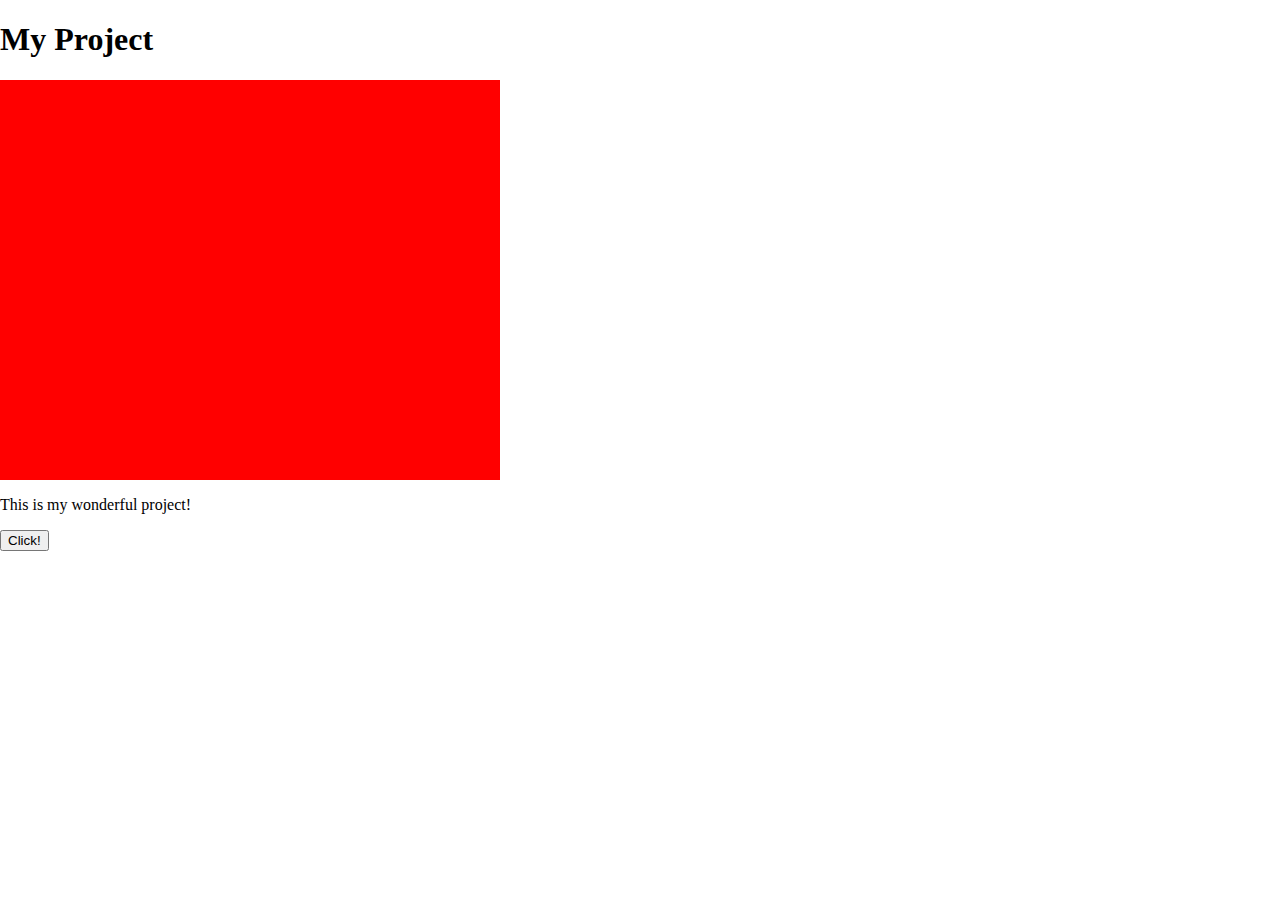
<file: _blank-template/index.html>
<!DOCTYPE html>
<html lang="en">

<head>
  <meta charset="utf-8" />
  <meta name="viewport" content="width=device-width, initial-scale=1.0">

  <title>CCLab Project</title>

  <link rel="stylesheet" type="text/css" href="style.css">

  <script src="libraries/p5.min.js"></script>
  <!-- Uncomment the line below if you use audio. -->
  <!-- <script src="libraries/p5.sound.min.js"></script> -->
</head>

<body>

  <h1>My Project</h1>

  <!-- the following div will contain the p5 canvas. -->
  <div id="canvasContainer"></div>

  <p>This is my wonderful project!</p>
  <button onclick="buttonClicked()">Click!</button>

  <!-- the script tag below should always be at the bottom, right before the closing body tag -->
  <script src="sketch.js"></script>
</body>

</html>
</file>
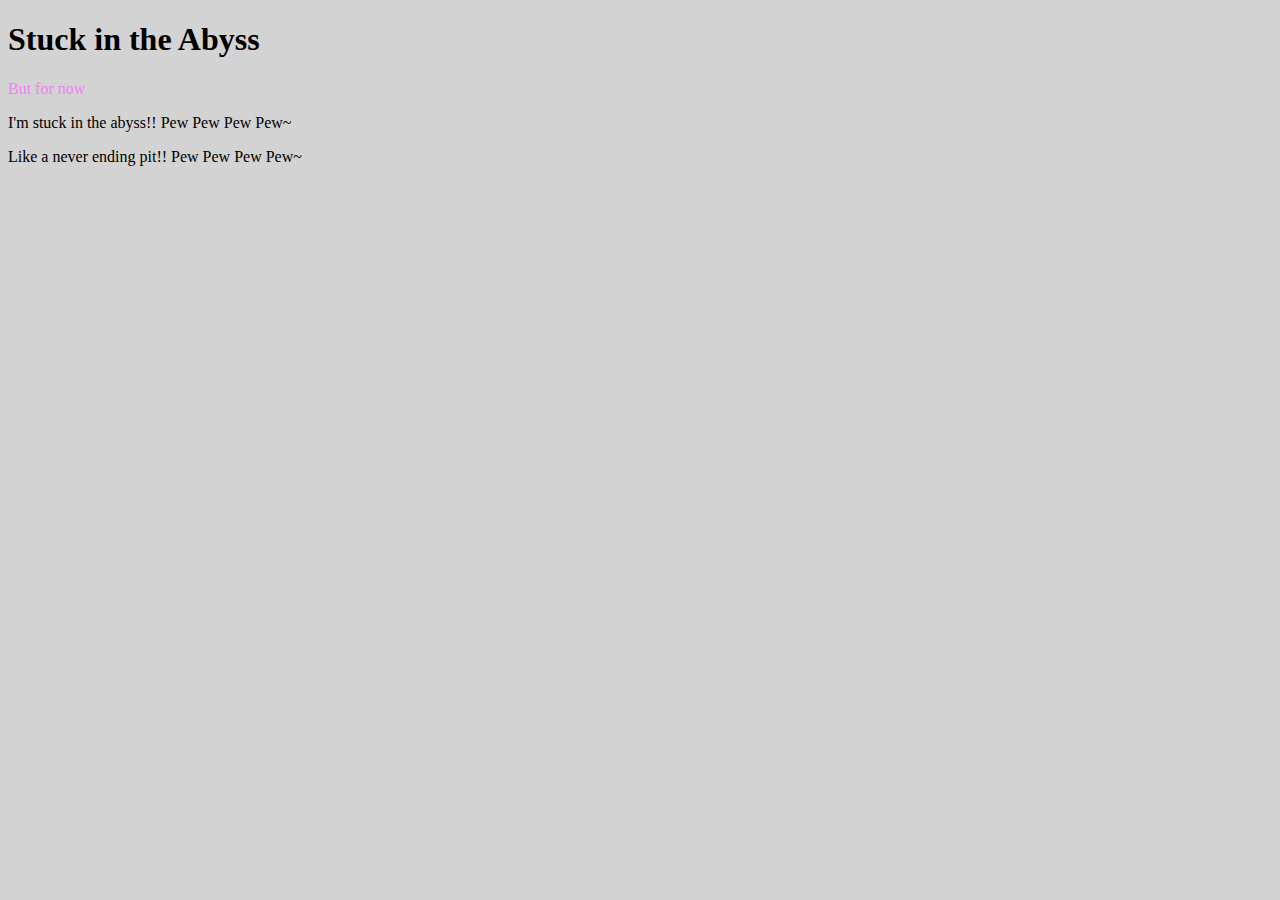
<file: Coco-2/index.html>
<!DOCTYPE html>
<html lang="en">

<head>
    <meta charset="UTF-8">
    <meta http-equiv="X-UA-Compatible" content="IE=edge">
    <meta name="viewport" content="width=device-width, initial-scale=1.0">
    <title>Document</title>

    <link rel="stylesheet" href="style.css">
</head>


<body>
    <h1>Stuck in the Abyss</h1>
    <p class="deco1">But for now</p>
    <p>I'm stuck in the abyss!! Pew Pew Pew Pew~</p>
    <p>Like a never ending pit!! Pew Pew Pew Pew~</p>
</body>

</html>
</file>
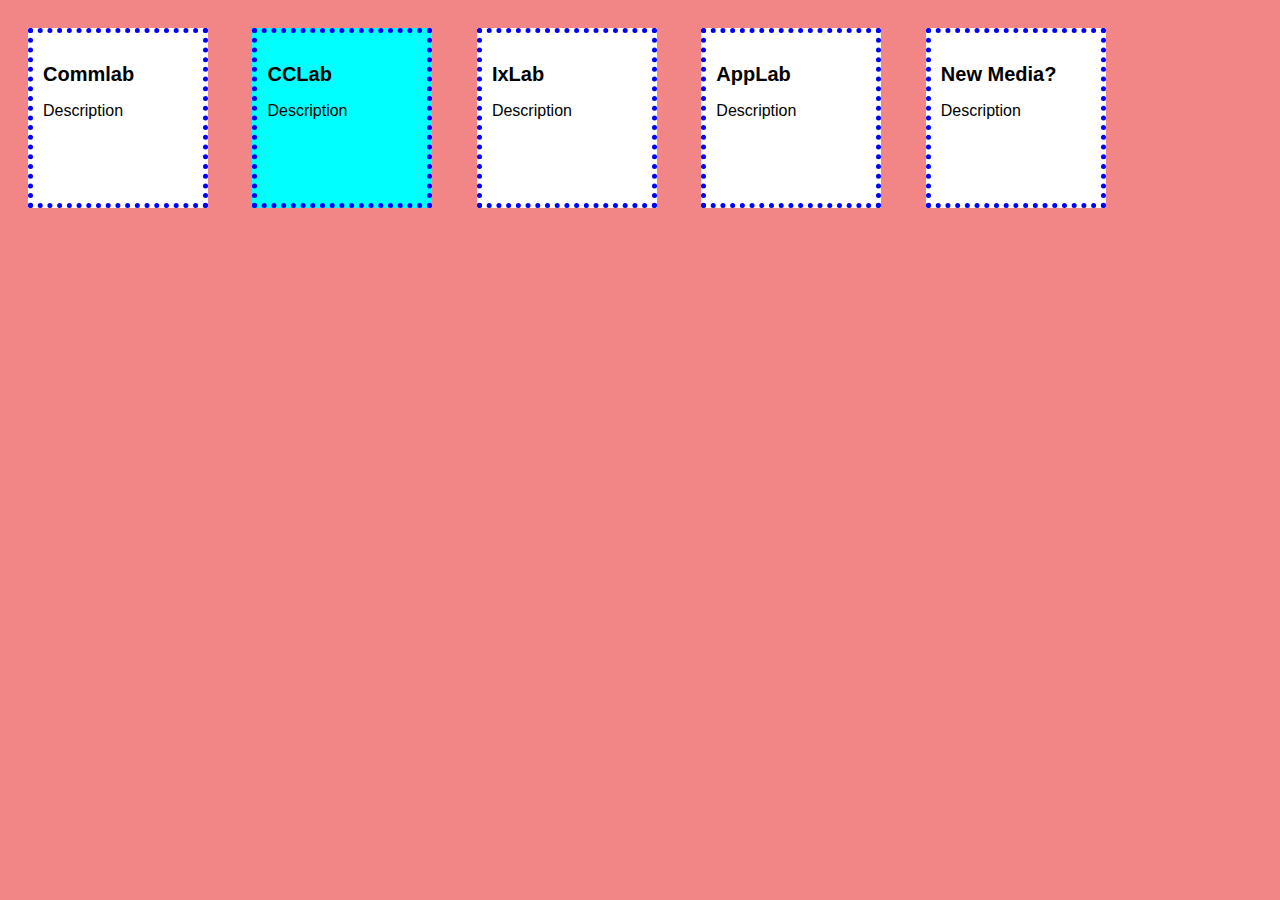
<file: Coco-3/index.html>
<!DOCTYPE html>
<html lang="en">

<head>
    <meta charset="UTF-8">
    <meta http-equiv="X-UA-Compatible" content="IE=edge">
    <meta name="viewport" content="width=device-width, initial-scale=1.0">
    <title>CCLab CSS Box Model</title>
    <link rel="stylesheet" href="css/style.css">
</head>

<body>
    <div class="box">
        <h3 class ="text-title">Commlab</h3>
        <p claass="text-dc">Description</p>
    </div>
    <div class="box"  id="special-box">
        <h3 class ="text-title">CCLab</h3>
        <p claass="text-dc">Description</p>
    </div>
    <div class="box">
        <h3 class ="text-title">IxLab</h3>
        <p claass="text-dc">Description</p>
    </div>
    <div class="box">
        <h3 class ="text-title">AppLab</h3>
        <p claass="text-dc">Description</p>
    </div>
    <div class="box">
        <h3 class ="text-title">New Media?</h3>
        <p claass="text-dc">Description</p>
    </div>
</body>

</html>
</file>
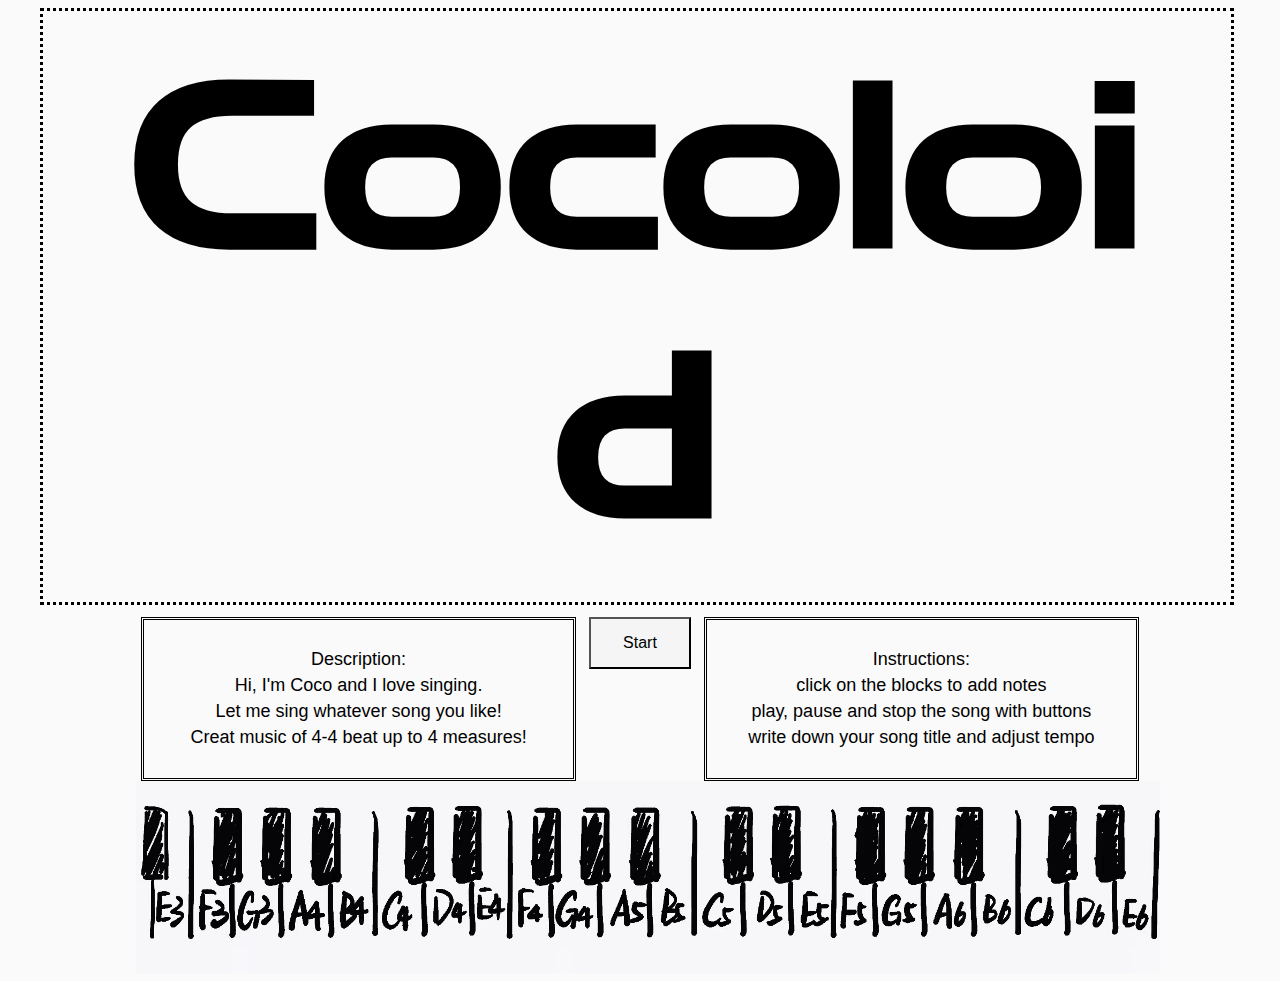
<file: Coco-Project-B/index.html>
<!DOCTYPE html>
<html lang="en">

<head>
  <meta charset="utf-8" />
  <meta name="viewport" content="width=device-width, initial-scale=1.0">

  <title>CCLab Project</title>
  <link rel="preconnect" href="https://fonts.googleapis.com">
  <link rel="preconnect" href="https://fonts.gstatic.com" crossorigin>
  <link href="https://fonts.googleapis.com/css2?family=Zen+Dots&display=swap" rel="stylesheet">

  <link rel="stylesheet" type="text/css" href="style.css">

  <script src="libraries/p5.min.js"></script>
  <script src="libraries/p5.sound.min.js"></script>
</head>

<body>
  <div class="box1">
    <h1 class="title">Cocoloid</h1>
  </div>

  <div class="box4">

    <div class="box2">
      <p class="text">Description:</p>
      <p class="text">Hi, I'm Coco and I love singing.</p>
      <p class="text">Let me sing whatever song you like!</p>
      <p class="text">Creat music of 4-4 beat up to 4 measures!</p>
    </div>

    <div class="box5">
      <a href="page-1.html">
        <button class="button">Start</button>
      </a>
    </div>

    <div class="box3">
      <p class="text">Instructions:</p>
      <p class="text">click on the blocks to add notes</p>
      <p class="text">play, pause and stop the song with buttons</p>
      <p class="text">write down your song title and adjust tempo</p>
    </div>

  </div>



  <div class="image" id="canvasContainer2"></div>
  <script src="sketch2.js"></script>
  </div>


</body>

</html>
</file>
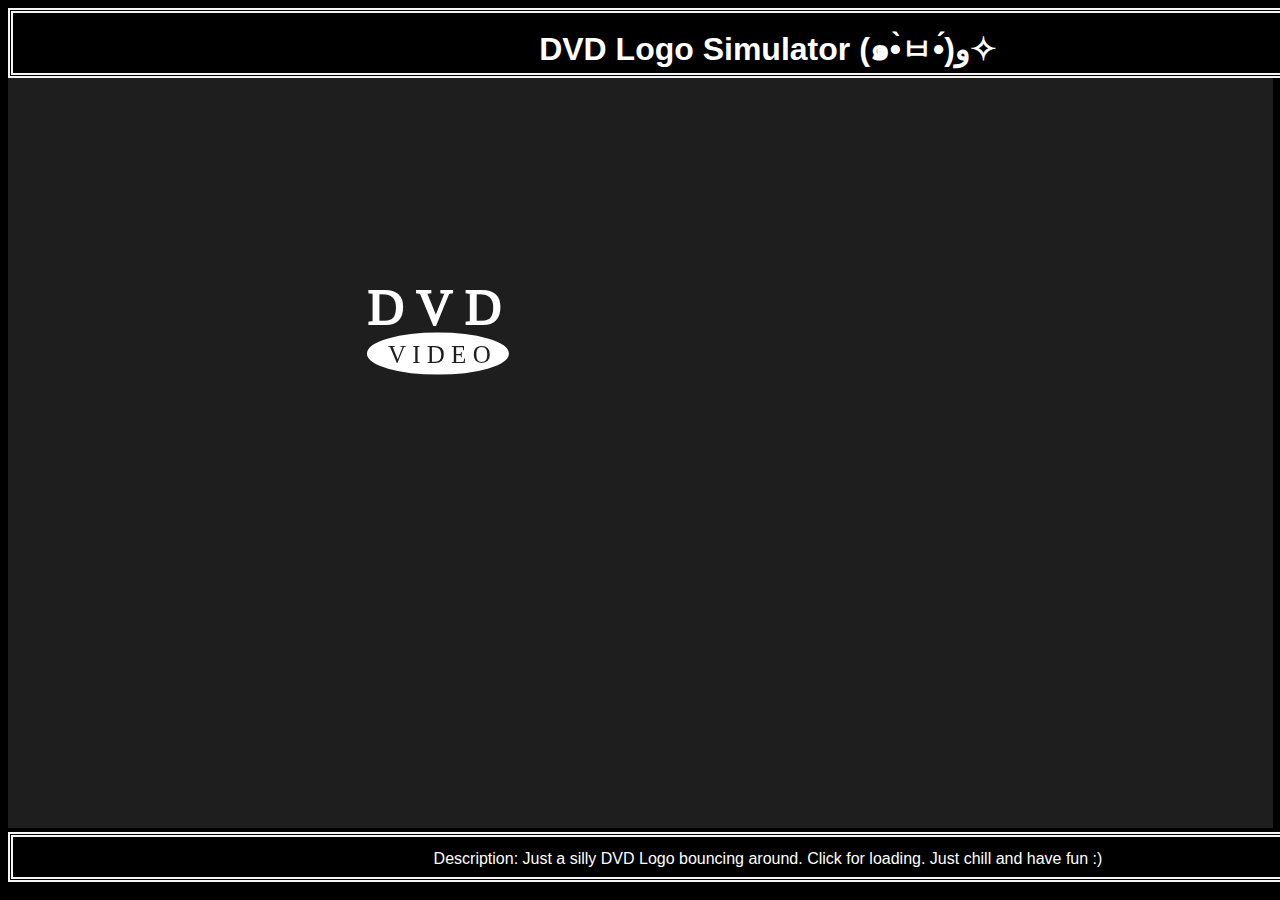
<file: Mini-Project-8/index.html>
<!DOCTYPE html>
<html lang="en">

<head>
  <meta charset="utf-8" />
  <meta name="viewport" content="width=device-width, initial-scale=1.0">

  <title>Coco Mini Project 8</title>

  <link rel="stylesheet" type="text/css" href="style.css">

  <script src="libraries/p5.min.js"></script>
  <!-- Uncomment the line below if you use audio. -->
  <!-- <script src="libraries/p5.sound.min.js"></script> -->
</head>

<body>
  <div class="box1">
    <h1 class = "title">DVD Logo Simulator (๑•̀ㅂ•́)و✧</h1>
  </div>

  <!-- the following div will contain the p5 canvas. -->
  <div id="canvasContainer"></div>

  <div class="box2">
    <p class="text">Description: Just a silly DVD Logo bouncing around. Click for loading. Just chill and have fun :)</p>
  </div>

  <!-- the script tag below should always be at the bottom, right before the closing body tag -->
  <script src="sketch.js"></script>
</body>

</html>
</file>
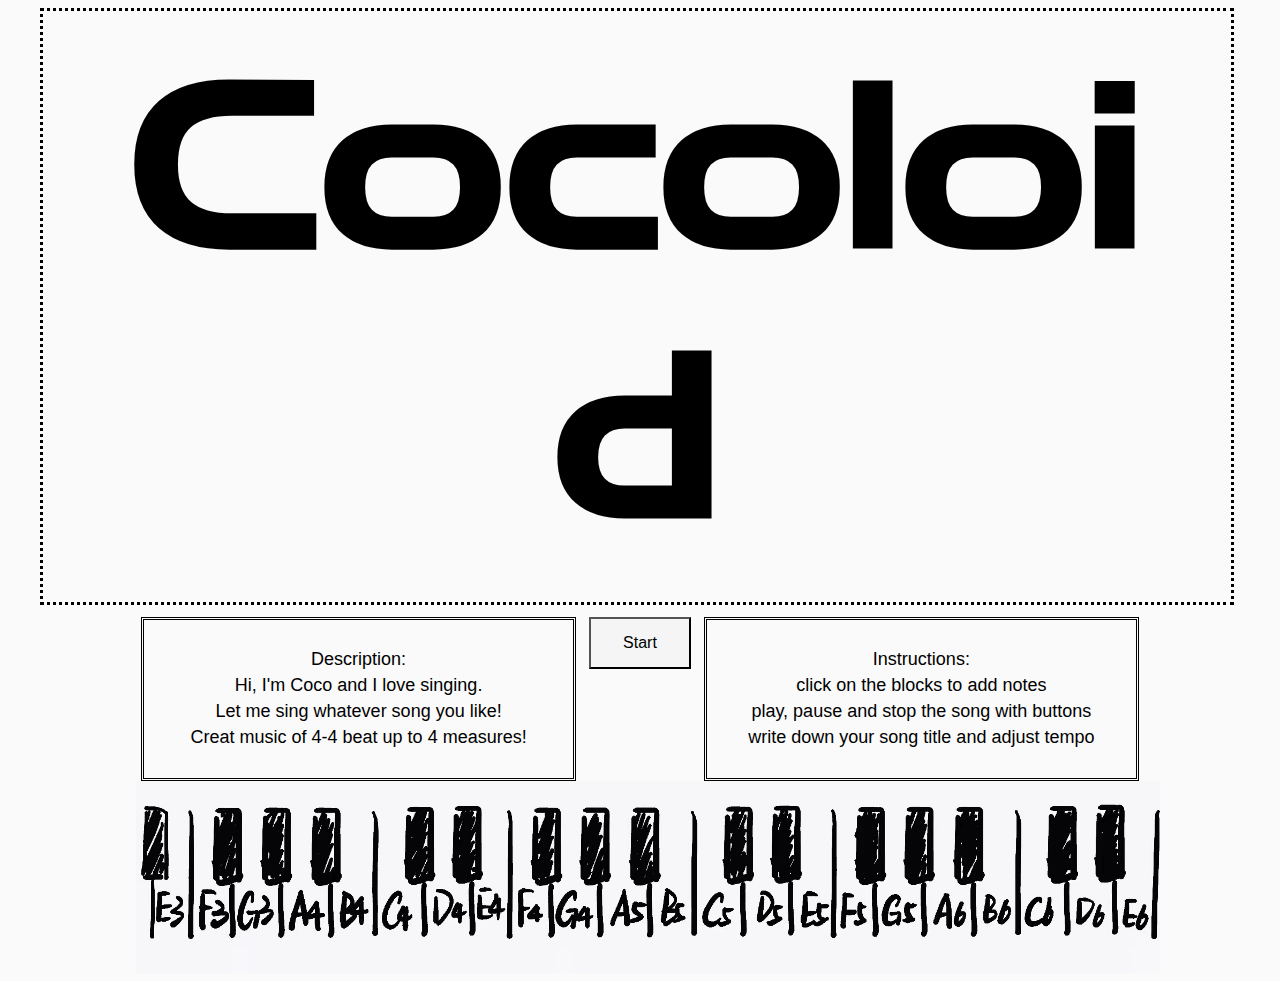
<file: Project-B/index.html>
<!DOCTYPE html>
<html lang="en">

<head>
  <meta charset="utf-8" />
  <meta name="viewport" content="width=device-width, initial-scale=1.0">

  <title>CCLab Project</title>
  <link rel="preconnect" href="https://fonts.googleapis.com">
  <link rel="preconnect" href="https://fonts.gstatic.com" crossorigin>
  <link href="https://fonts.googleapis.com/css2?family=Zen+Dots&display=swap" rel="stylesheet">

  <link rel="stylesheet" type="text/css" href="style.css">

  <script src="libraries/p5.min.js"></script>
  <script src="libraries/p5.sound.min.js"></script>
</head>

<body>
  <div class="box1">
    <h1 class="title">Cocoloid</h1>
  </div>

  <div class="box4">

    <div class="box2">
      <p class="text">Description:</p>
      <p class="text">Hi, I'm Coco and I love singing.</p>
      <p class="text">Let me sing whatever song you like!</p>
      <p class="text">Creat music of 4-4 beat up to 4 measures!</p>
    </div>

    <div class="box5">
      <a href="../Project-B/page-1.html">
        <button class="button">Start</button>
      </a>
    </div>

    <div class="box3">
      <p class="text">Instructions:</p>
      <p class="text">click on the blocks to add notes</p>
      <p class="text">play, pause and stop the song with buttons</p>
      <p class="text">write down your song title and adjust tempo</p>
    </div>

  </div>



  <div class="image" id="canvasContainer2"></div>
  <script src="sketch2.js"></script>
  </div>


</body>

</html>
</file>
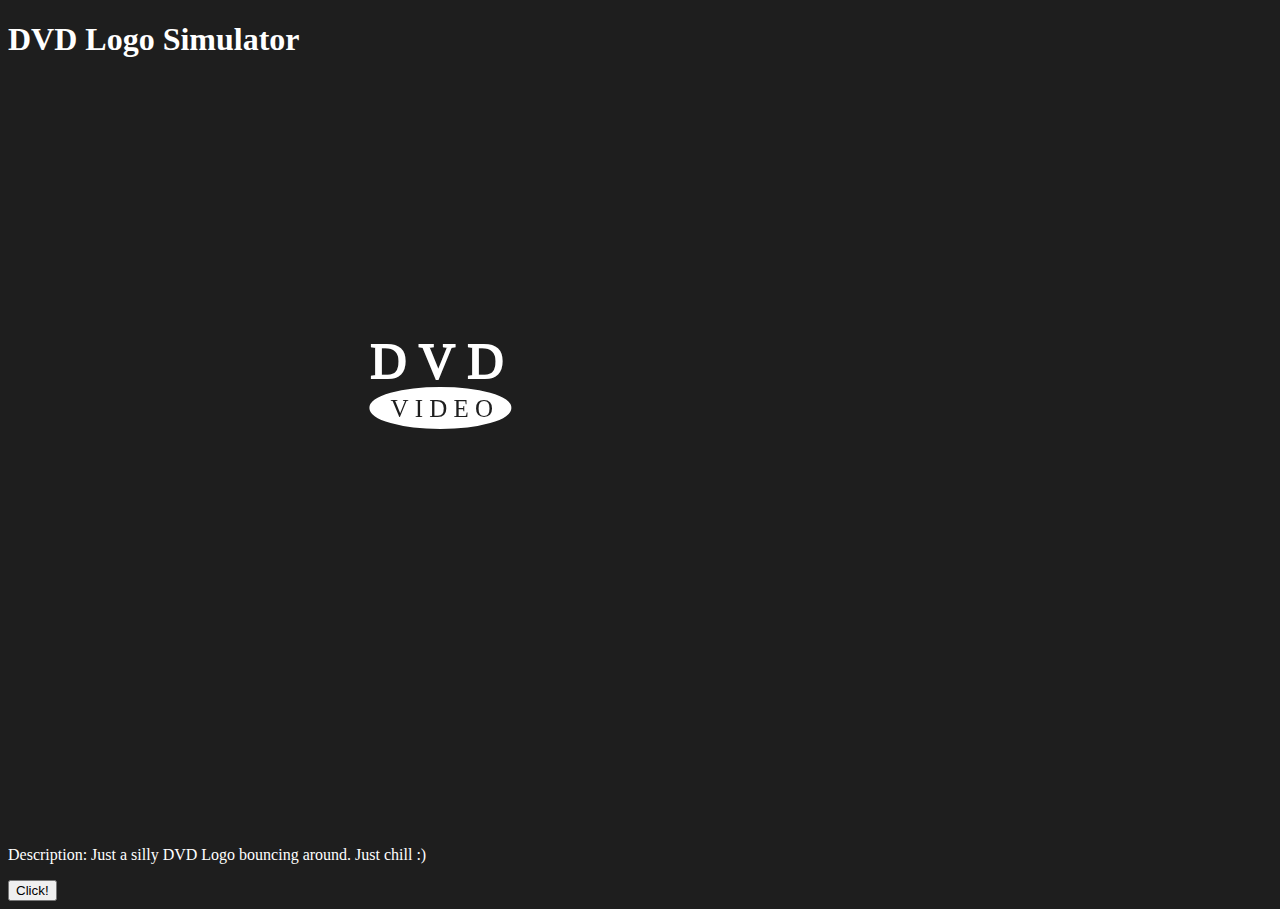
<file: Mini Project 8/_blank-template/index.html>
<!DOCTYPE html>
<html lang="en">

<head>
  <meta charset="utf-8" />
  <meta name="viewport" content="width=device-width, initial-scale=1.0">

  <title>CCLab Project</title>

  <link rel="stylesheet" type="text/css" href="style.css">

  <script src="libraries/p5.min.js"></script>
  <!-- Uncomment the line below if you use audio. -->
  <!-- <script src="libraries/p5.sound.min.js"></script> -->
</head>

<body>

  <h1 class = "title">DVD Logo Simulator</h1>

  <!-- the following div will contain the p5 canvas. -->
  <div id="canvasContainer"></div>

  <p class="text">Description: Just a silly DVD Logo bouncing around. Just chill :)</p>
  <button onclick="buttonClicked()">Click!</button>

  <!-- the script tag below should always be at the bottom, right before the closing body tag -->
  <script src="sketch.js"></script>
</body>

</html>
</file>
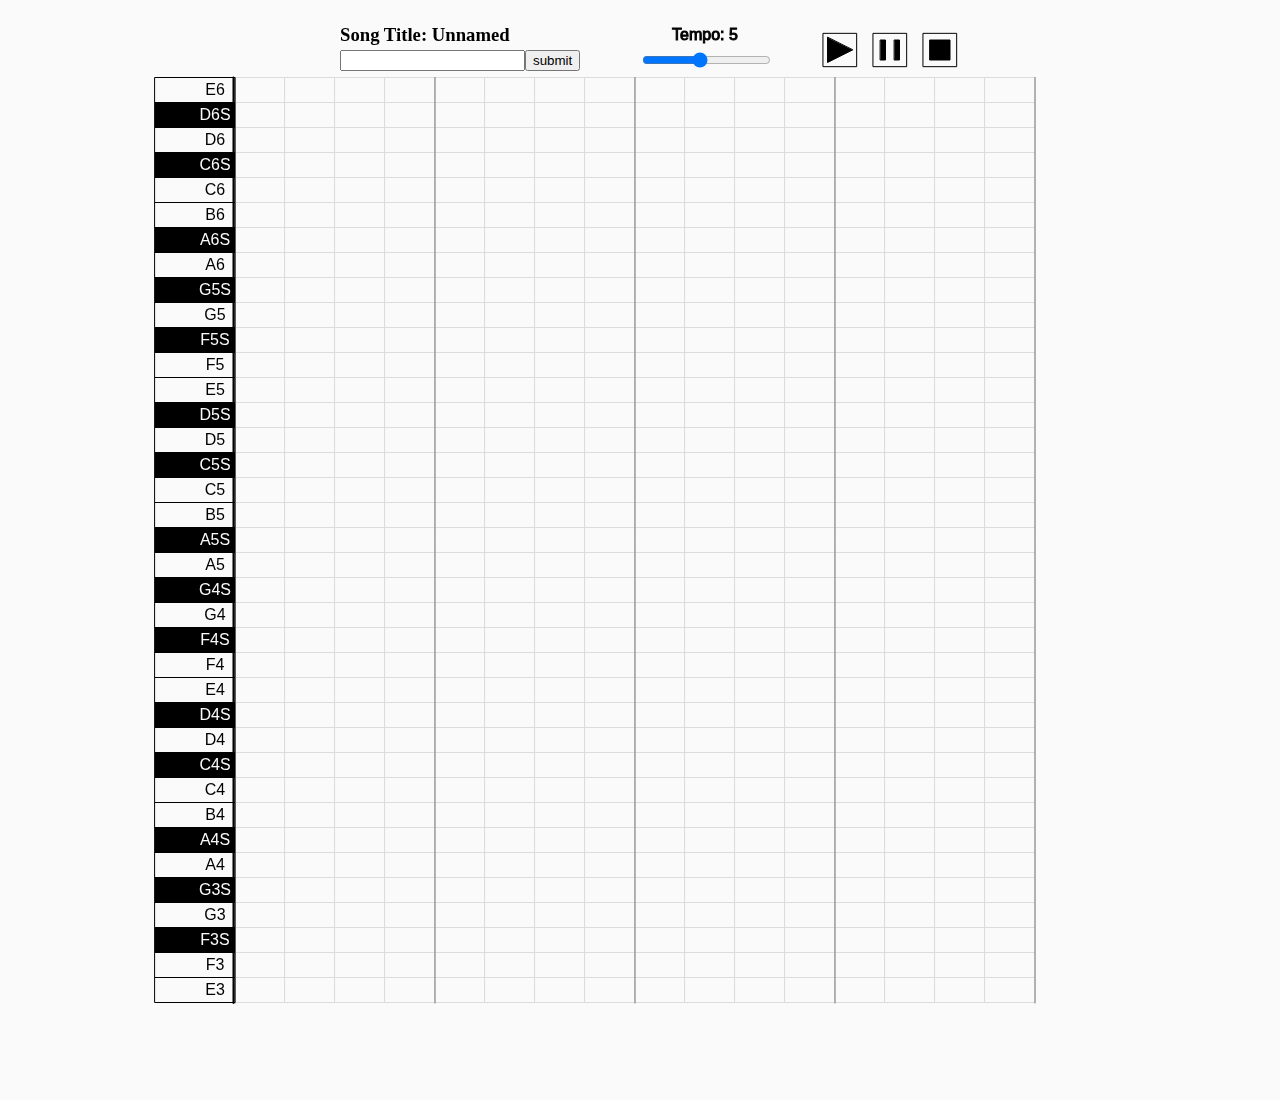
<file: Coco-Project-B/page-1.html>
<!DOCTYPE html>
<html lang="en">

<head>
  <meta charset="utf-8" />
  <meta name="viewport" content="width=device-width, initial-scale=1.0">

  <title>COCOLOID</title>

  <link rel="stylesheet" type="text/css" href="style.css">

  <script src="libraries/p5.min.js"></script>
  <script src="libraries/p5.sound.min.js"></script>
</head>

<body>
  <div class="project" id="canvasContainer">
  </div>
  <script src="sketch.js"></script>
</body>

</html>
</file>
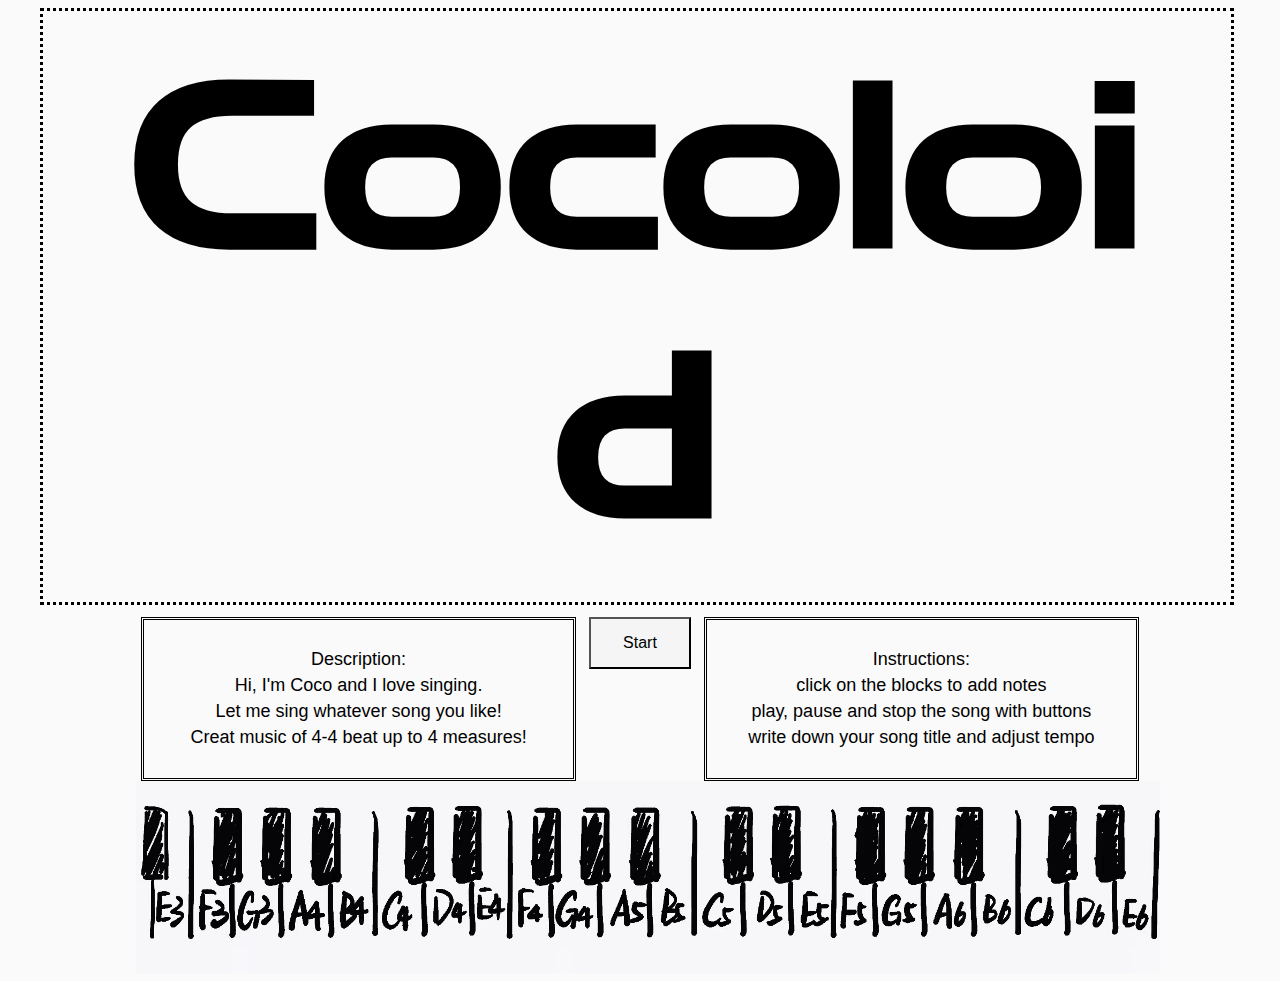
<file: Project-B/index-1.html>
<!DOCTYPE html>
<html lang="en">

<head>
  <meta charset="utf-8" />
  <meta name="viewport" content="width=device-width, initial-scale=1.0">

  <title>CCLab Project</title>
  <link rel="preconnect" href="https://fonts.googleapis.com"><link rel="preconnect" href="https://fonts.gstatic.com" crossorigin><link href="https://fonts.googleapis.com/css2?family=Zen+Dots&display=swap" rel="stylesheet">

  <link rel="stylesheet" type="text/css" href="style.css">

  <script src="libraries/p5.min.js"></script>
  <script src="libraries/p5.sound.min.js"></script>
</head>

<body>
  <div class="box1">
    <h1 class="title">Cocoloid</h1>
  </div>

  <div class="box4">

    <div class="box2">
      <p class="text">Description:</p>
      <p class="text">Hi, I'm Coco and I love singing.</p>
      <p class="text">Let me sing whatever song you like!</p>
      <p class="text">Creat music of 4-4 beat up to 4 measures!</p>
    </div>

    <div class="box5">
      <a href="http://127.0.0.1:5500/Project-B/index-2.html">
        <button class="button">Start</button></a>
    </div>

    <div class="box3">
      <p class="text">Instructions:</p>
      <p class="text">click on the blocks to add notes</p>
      <p class="text">play, pause and stop the song with buttons</p>
      <p class="text">write down your song title and adjust tempo</p>
    </div>

  </div>

  

  <div class="image" id="canvasContainer2"></div>
  <script src="sketch2.js"></script>
  </div>


</body>

</html>
</file>
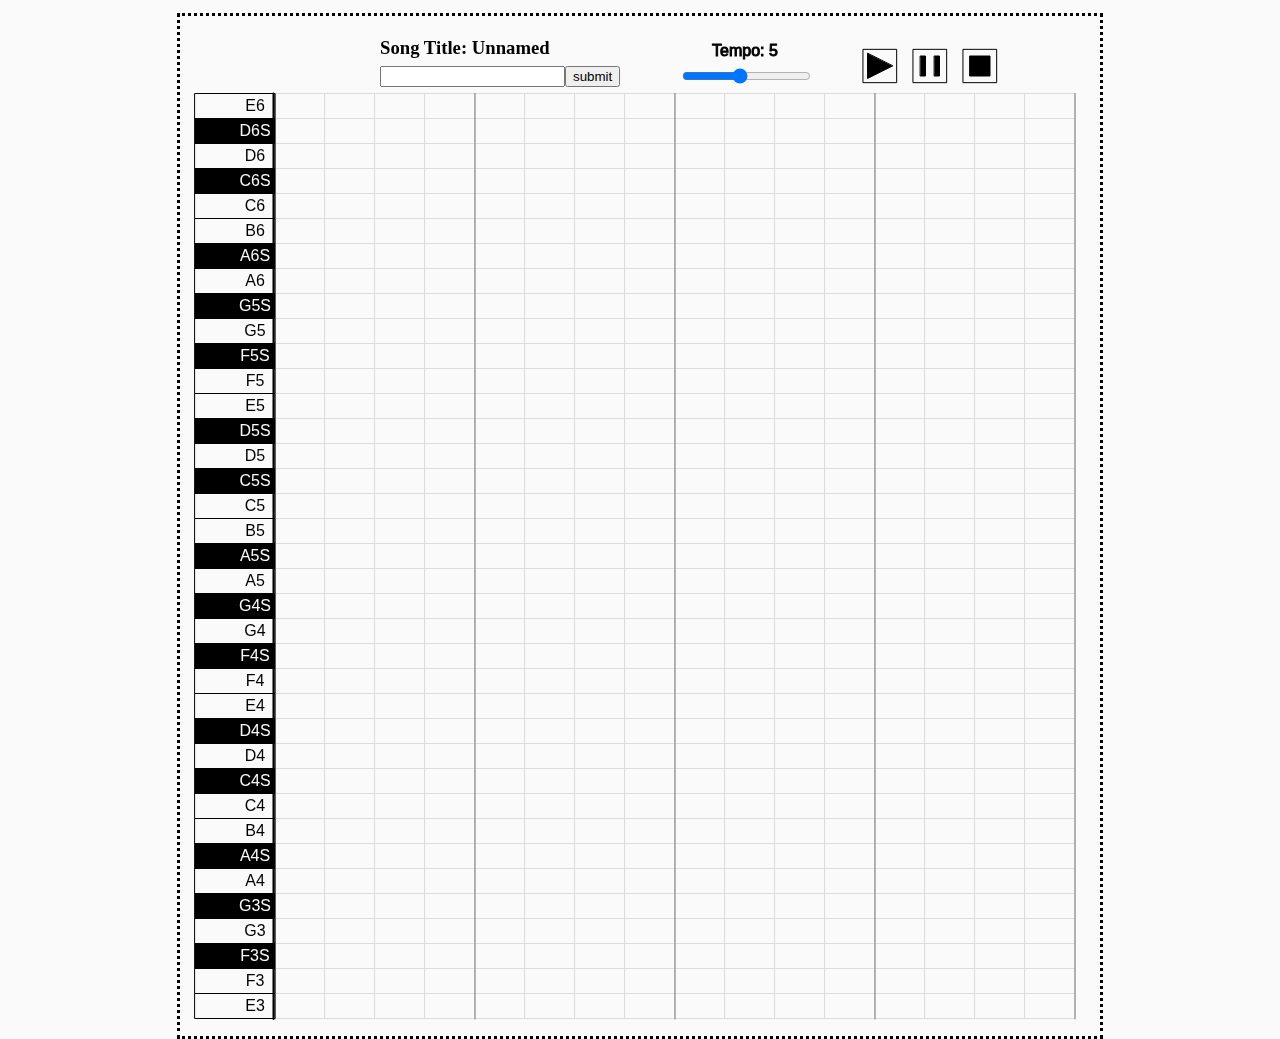
<file: Project-B/index-2.html>
<!DOCTYPE html>
<html lang="en">

<head>
  <meta charset="utf-8" />
  <meta name="viewport" content="width=device-width, initial-scale=1.0">

  <title>COCOLOID</title>

  <link rel="stylesheet" type="text/css" href="style.css">

  <script src="libraries/p5.min.js"></script>
  <script src="libraries/p5.sound.min.js"></script>
</head>

<body>
  <div class ="project" id="canvasContainer"></div>

  <script src="sketch.js"></script>
</body>

</html>
</file>
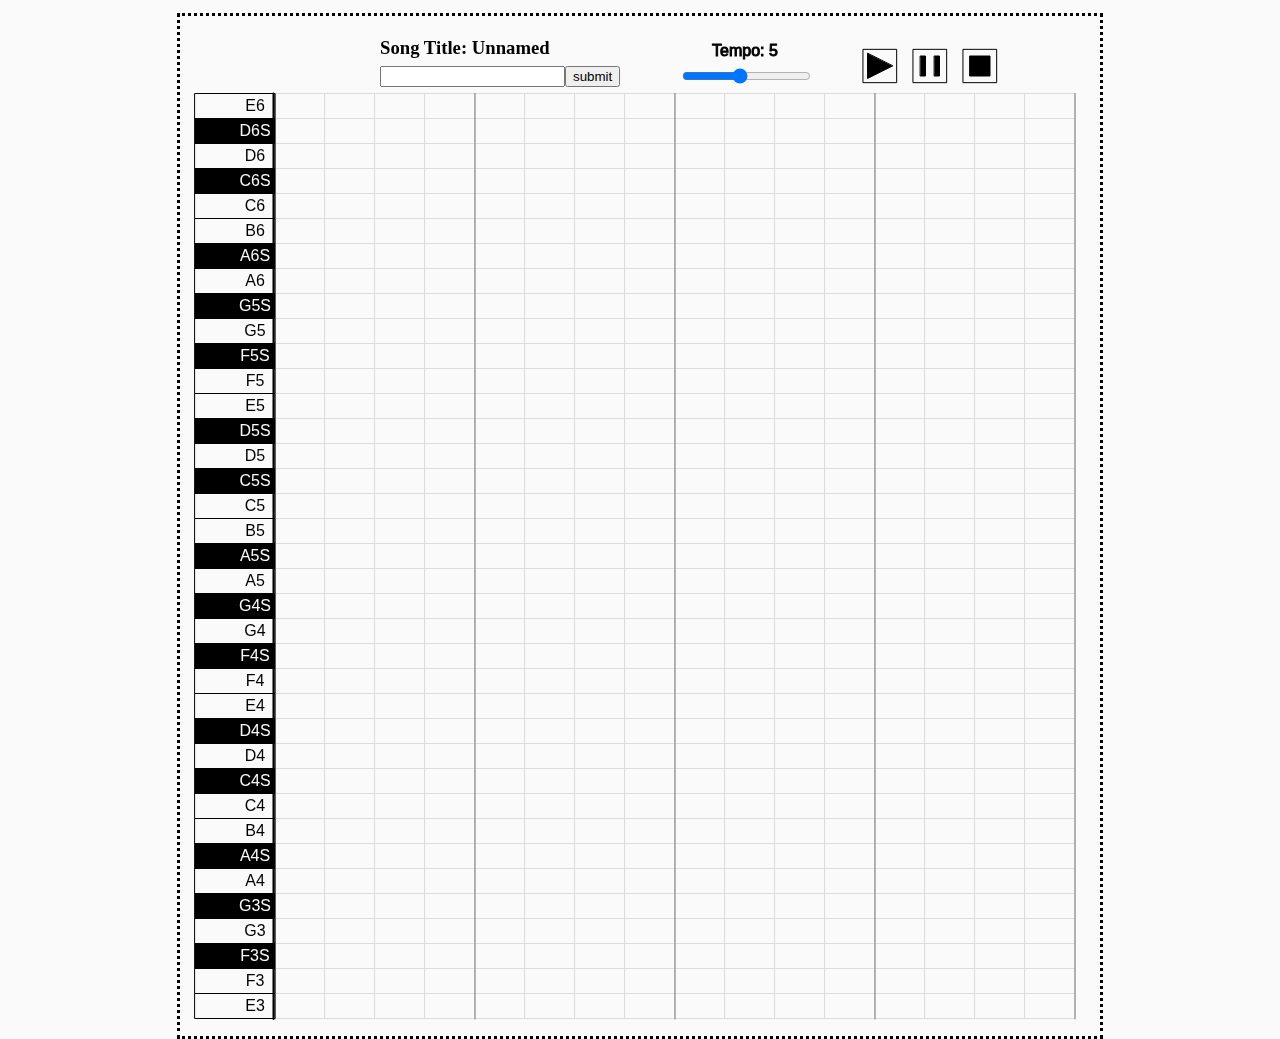
<file: Project-B/page-1.html>
<!DOCTYPE html>
<html lang="en">

<head>
  <meta charset="utf-8" />
  <meta name="viewport" content="width=device-width, initial-scale=1.0">

  <title>COCOLOID</title>

  <link rel="stylesheet" type="text/css" href="style.css">

  <script src="libraries/p5.min.js"></script>
  <script src="libraries/p5.sound.min.js"></script>
</head>

<body>
  <div class ="project" id="canvasContainer">

    <script src="sketch.js"></script>

  </div>
</body>

</html>
</file>
<file: _blank-template/style.css>
html, body {
  margin: 0;
  padding: 0;
}

canvas {
  display: block;
}
</file>
<file: Coco-2/style.css>
body {
    background: lightgray;
}

p {
    color: "FF0000"

}

.deco1 {
    color: violet
}
</file>
<file: Coco-3/css/style.css>
body {
    background-color: rgb(242, 133, 133);
    font-family: Verdana, sans-serif;
}

.title {
    color: rgb(58, 61, 230);
    background-color: whitesmoke;
}

.text-title {
    font-size: 20px;
    margin-bottom: 10px;
}

.text-dc {
    font-size: 10px;
}

.box {
    background-color: rgb(255, 255, 255);
    width: 150px;
    height: 150px;
    margin: 20px;
    padding: 10px;
    border-width: 5px;
    border-color: blue;
    border-style: dotted;
    display: inline-block;
}

#special-box {
    background-color: aqua;
    /*position: fixed;
    right: 10px;
    right: 15px;*/
}
</file>
<file: Coco-Project-B/style.css>
html,
body {
  margin: 10;
  padding: 0;
  background-color: rgb(250, 250, 250)
}

.title {
  color: black;
  font-family: "Zen Dots";
  margin-top: 0.01%;
  margin-bottom: 0.01%;
  font-size: 25vmin;
}

.text {
  color: black;
  font-family: Verdana, sans-serif;
  margin-top: 3px;
  margin-bottom: 5px;
  font-size: 2vmin;
}

.box1 {
  width: 90%;
  height: 10%;
  padding: 2%;
  border-width: 2%;
  border-color: black;
  border-style: dotted;
  display: inline-block;
  overflow-wrap: break-word;
  text-align: center;
  margin-left: 2.5%;
}

.box2 {
  width: 30%;
  height: 10%;
  padding: 2%;
  border-width: 2%;
  border-color: black;
  border-style: double;
  display: inline-block;
  text-align: center;
  margin-right: 1%;
}

.box3 {
  width: 30%;
  height: 10%;
  padding: 2%;
  border-width: 2%;
  border-color: black;
  border-style: double;
  display: inline-block;
  text-align: center;
  margin-left: 1%;
}

.box4 {
  display: flex;
  flex-direction: row;
  flex-wrap: wrap;
  align-content: flex-start;
  align-items: flex-start;
  align-content: space-between;
  justify-content: center;
  margin-top: 1%;
  margin-bottom: 0%;
}

.box5 {
  display: flex;
  flex-direction: row;
  flex-wrap: wrap;
  align-content: flex-start;
  align-items: flex-start;
  align-content: space-between;
  justify-content: center;
  margin-bottom: 0%;
}

.button {
  background-color: whitesmoke;
  border: 5%;
  color: black;
  padding: 15px 32px;
  text-align: center;
  font-family: Verdana, sans-serif;
  display: inline-block;
  font-size: 16px;
}

.image {
  margin-top: 0%;
}

#canvasContainer {
  position: absolute;
  margin-top: 0%;
  
  left: 50%;
  top: 0%;
  transform: translate(-50%, 0);
  /* display: flex; */
  /* justify-content: center; */
}


canvas {
  display: block;
}

input {
  position: relative;
}

button {
  position: relative;
}
</file>
<file: Mini-Project-8/style.css>
html, body {
  margin: 10;
  padding: 0;
  background-color: rgb(0, 0, 0);
}

.text {
  color: white;
  font-family: Verdana, sans-serif;
  margin-top: 3px;
  margin-bottom: 5px;
}

.title {
  color:white;
  font-family: Verdana, sans-serif;
  margin-top: 0px;
  margin: bottom 2px;
}

.box1 {
  width: 1490px;
  height: 40px;
  padding: 10px;
  border-width: 5px;
  border-color: whitesmoke;
  border-style: double;
  display: inline-block;
  text-align: center;
  margin-left: 0px;
  margin-bottom: 0;
}

.box2 {
  width: 1490px;
  height: 20px;
  padding: 10px;
  border-width: 5px;
  border-color: whitesmoke;
  border-style:double;
  display:inline-block;
  text-align: center;
  margin-left: 0px;
  margin-bottom: 0;
}
</file>
<file: Project-B/style.css>
html,
body {
  margin: 10;
  padding: 0;
  background-color: rgb(250, 250, 250)
}

.title {
  color: black;
  font-family: "Zen Dots";
  margin-top: 0.01%;
  margin-bottom: 0.01%;
  font-size: 25vmin;
}

.text {
  color: black;
  font-family: Verdana, sans-serif;
  margin-top: 3px;
  margin-bottom: 5px;
  font-size: 2vmin;
}

.box1 {
  width: 90%;
  height: 10%;
  padding: 2%;
  border-width: 2%;
  border-color: black;
  border-style: dotted;
  display: inline-block;
  overflow-wrap: break-word;
  text-align: center;
  margin-left: 2.5%;
}

.box2 {
  width: 30%;
  height: 10%;
  padding: 2%;
  border-width: 2%;
  border-color: black;
  border-style: double;
  display: inline-block;
  text-align: center;
  margin-right: 1%;
}

.box3 {
  width: 30%;
  height: 10%;
  padding: 2%;
  border-width: 2%;
  border-color: black;
  border-style: double;
  display: inline-block;
  text-align: center;
  margin-left: 1%;
}

.box4 {
  display: flex;
  flex-direction: row;
  flex-wrap: wrap;
  align-content: flex-start;
  align-items: flex-start;
  align-content: space-between;
  justify-content: center;
  margin-top: 1%;
  margin-bottom: 0%;
}

.box5 {
  display: flex;
  flex-direction: row;
  flex-wrap: wrap;
  align-content: flex-start;
  align-items: flex-start;
  align-content: space-between;
  justify-content: center;
  margin-bottom: 0%;
}

.button {
  background-color: whitesmoke;
  border: 5%;
  color: black;
  padding: 15px 32px;
  text-align: center;
  font-family: Verdana, sans-serif;
  display: inline-block;
  font-size: 16px;
}

.image {
  margin-top: 0%;
}

#canvasContainer {
  position: absolute;
  margin-top: 1%;
  left: 50%;
  top: 0%;
  transform: translate(-50%, 0);
  border-color: black;
  border-style: dotted;
  /* display: flex; */
  /* justify-content: center; */
}


canvas {
  display: block;
}

input {
  position: relative;
}

button {
  position: relative;
}
</file>
<file: Mini Project 8/_blank-template/style.css>
html, body {
  margin: 10;
  padding: 0;
  background-color:rgb(30, 30, 30);
}

.text {
  color: white;
}

.title {
  color:white
}

canvas {
  display: block;
}
</file>
